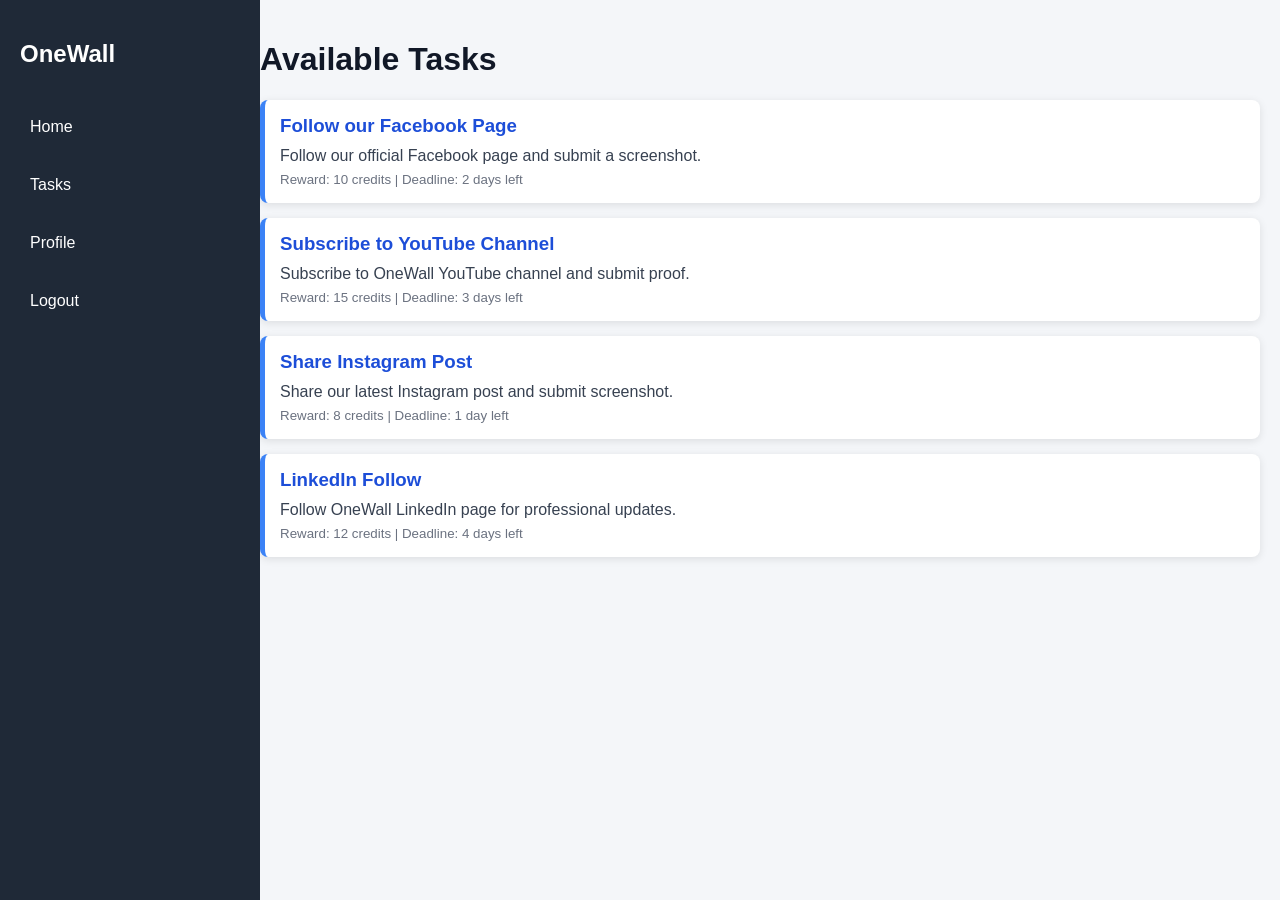
<file: index.html>
<!DOCTYPE html>
<html lang="en">
<head>
<meta charset="UTF-8">
<meta name="viewport" content="width=device-width, initial-scale=1.0">
<title>OneWall - Tasks</title>
<style>
body{
  margin:0;
  font-family:Arial, Helvetica, sans-serif;
  background:#f4f6f9;
  display:flex;
}

/* Sidebar */
.sidebar{
  width:220px;
  height:100vh;
  background:#1f2937;
  color:white;
  position:fixed;
  padding:20px;
  display:flex;
  flex-direction:column;
}

.sidebar h2{
  margin-bottom:30px;
}

.sidebar a{
  display:block;
  color:white;
  text-decoration:none;
  margin:10px 0;
  padding:10px;
  border-radius:6px;
  transition: 0.3s;
}

.sidebar a:hover{
  background:#3b82f6;
}

/* Main content */
.main{
  margin-left:240px;
  padding:20px;
  flex:1;
}

h1{
  color:#111827;
}

.task-feed{
  display:flex;
  flex-direction:column;
  gap:15px;
  margin-top:20px;
}

.task-card{
  background:white;
  border-left:5px solid #3b82f6;
  padding:15px;
  border-radius:8px;
  box-shadow: 0 2px 8px rgba(0,0,0,0.1);
  transition: transform 0.3s, box-shadow 0.3s;
}

.task-card:hover{
  transform: translateY(-3px);
  box-shadow:0 5px 15px rgba(0,0,0,0.2);
}

.task-card h3{
  margin:0 0 10px 0;
  color:#1d4ed8;
}

.task-card p{
  margin:5px 0;
  color:#374151;
}

.task-card small{
  color:#6b7280;
}
</style>
</head>
<body>

<div class="sidebar">
  <h2>OneWall</h2>
  <a href="index.html">Home</a>
  <a href="tasks.html">Tasks</a>
  <a href="profile.html">Profile</a>
  <a href="logout.html">Logout</a>
</div>

<div class="main">
  <h1>Available Tasks</h1>
  <div class="task-feed" id="taskFeed">
    <!-- Tasks will be dynamically inserted here -->
  </div>
</div>

<script>
  // ===== Simulated real-time admin task feed =====
  // Replace this array with backend API fetch in real deployment
  const tasks = [
    {
      title: "Follow our Facebook Page",
      description: "Follow our official Facebook page and submit a screenshot.",
      reward: "10 credits",
      deadline: "2 days left"
    },
    {
      title: "Subscribe to YouTube Channel",
      description: "Subscribe to OneWall YouTube channel and submit proof.",
      reward: "15 credits",
      deadline: "3 days left"
    },
    {
      title: "Share Instagram Post",
      description: "Share our latest Instagram post and submit screenshot.",
      reward: "8 credits",
      deadline: "1 day left"
    },
    {
      title: "LinkedIn Follow",
      description: "Follow OneWall LinkedIn page for professional updates.",
      reward: "12 credits",
      deadline: "4 days left"
    }
  ];

  const taskFeed = document.getElementById('taskFeed');

  function displayTasks(){
    taskFeed.innerHTML = ""; // clear first
    tasks.forEach(task => {
      const div = document.createElement('div');
      div.className = 'task-card';
      div.innerHTML = `
        <h3>${task.title}</h3>
        <p>${task.description}</p>
        <small>Reward: ${task.reward} | Deadline: ${task.deadline}</small>
      `;
      taskFeed.appendChild(div);
    });
  }

  displayTasks();

  // ===== Optional: simulate admin posting new tasks every 10 sec =====
  setInterval(() => {
    const newTask = {
      title: "New Task #" + Math.floor(Math.random()*100),
      description: "Complete this new task and submit proof.",
      reward: (5 + Math.floor(Math.random()*15)) + " credits",
      deadline: (1 + Math.floor(Math.random()*5)) + " days left"
    };
    tasks.unshift(newTask); // add to top
    displayTasks();
  }, 10000);
</script>

</body>
</html>
</file>
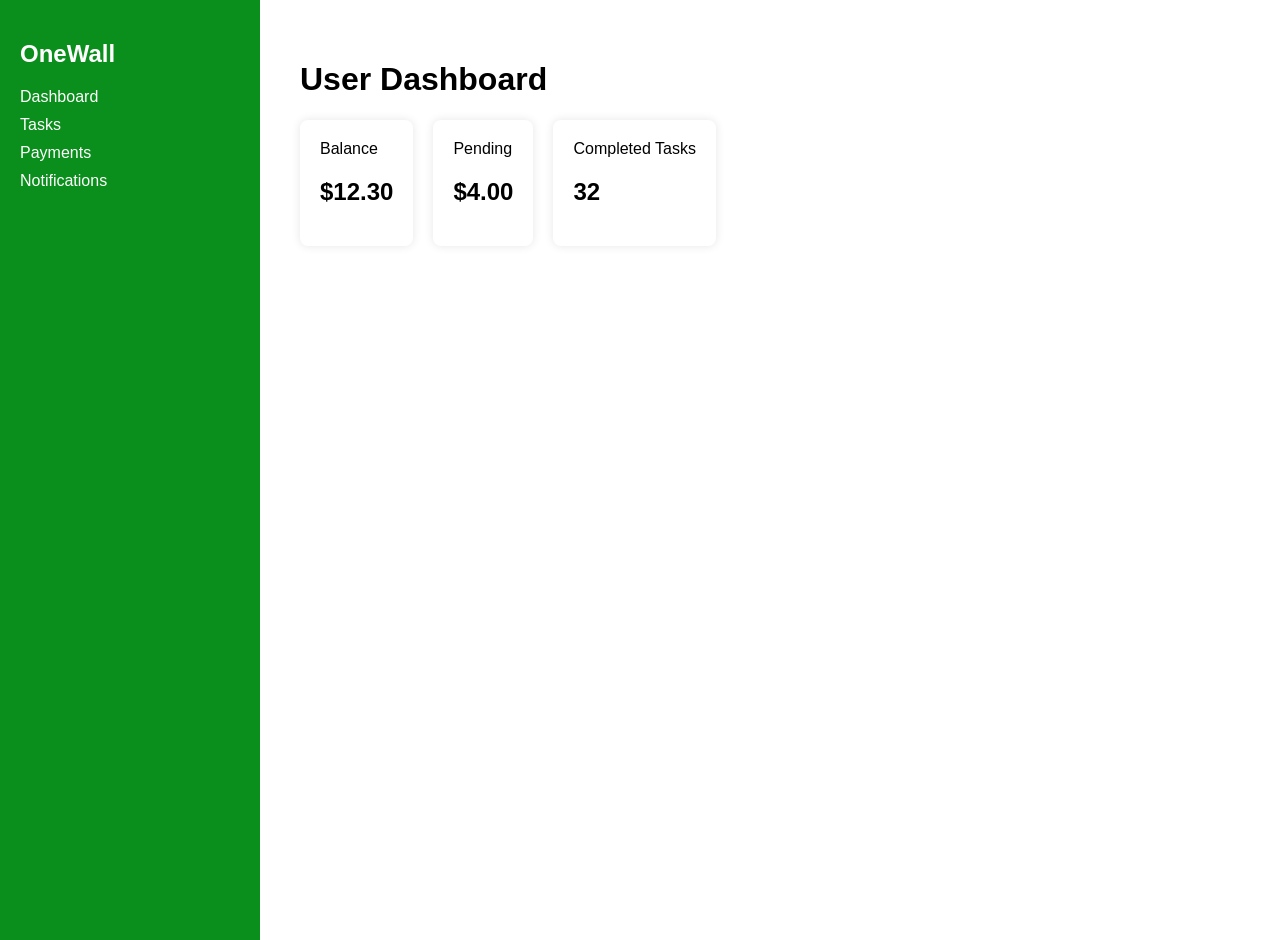
<file: dashboard.html>
<!DOCTYPE html>
<html>
<head>

<title>User Dashboard</title>

<link rel="stylesheet" href="css/dashboard.css">

</head>

<body>

<div class="sidebar">

<h2>OneWall</h2>

<a href="dashboard.html">Dashboard</a>
<a href="tasks.html">Tasks</a>
<a href="#">Payments</a>
<a href="#">Notifications</a>

</div>

<div class="content">

<h1>User Dashboard</h1>

<div class="cards">

<div class="card">
Balance
<h2>$12.30</h2>
</div>

<div class="card">
Pending
<h2>$4.00</h2>
</div>

<div class="card">
Completed Tasks
<h2>32</h2>
</div>

</div>

</div>

<script src="js/app.js"></script>

</body>
</html>
</file>
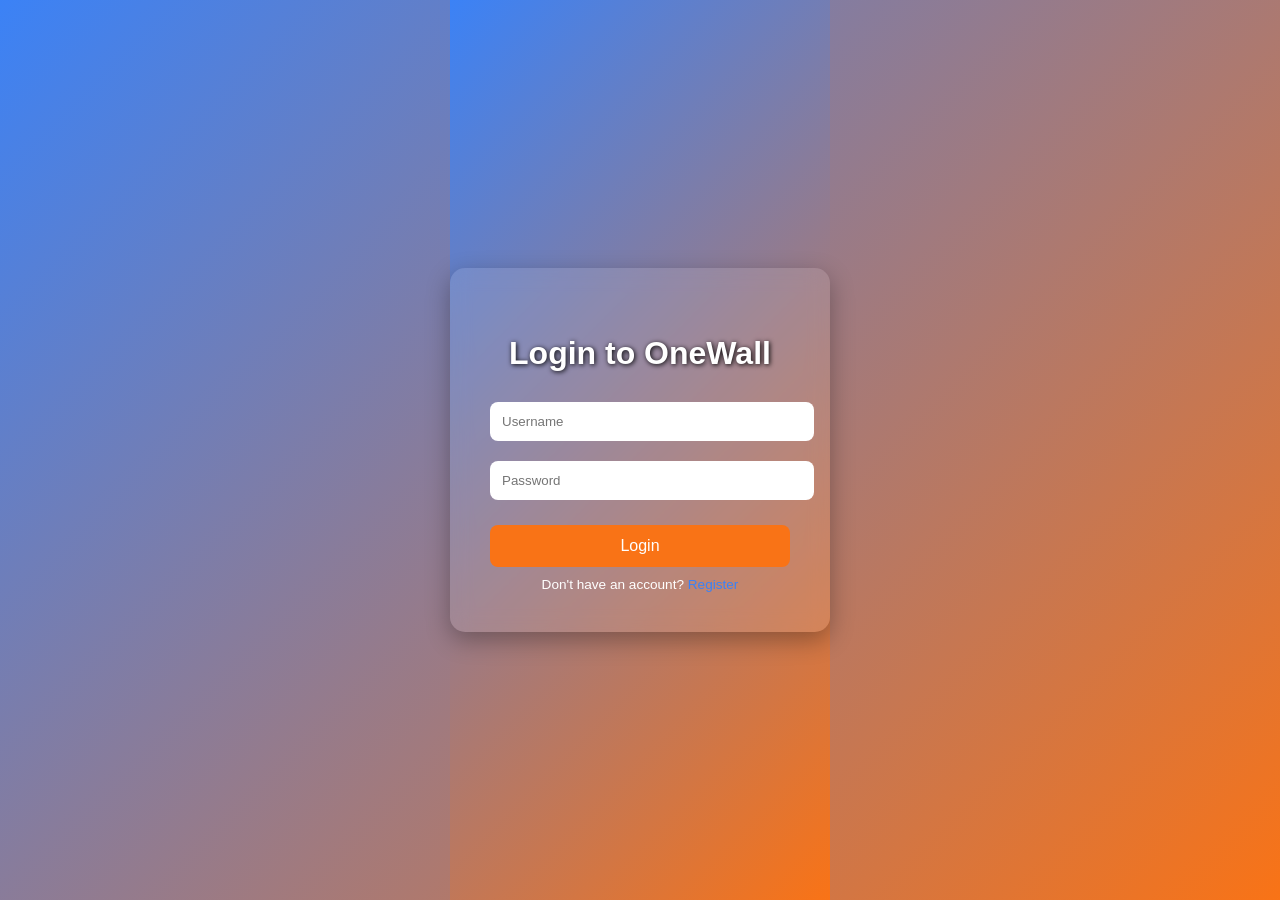
<file: login.html>
<!DOCTYPE html>
<html lang="en">
<head>
<meta charset="UTF-8">
<meta name="viewport" content="width=device-width, initial-scale=1.0">
<title>OneWall - Login</title>
<style>
  body, html {
    margin:0;
    padding:0;
    font-family: Arial, sans-serif;
    height:100%;
    display:flex;
    justify-content:center;
    align-items:center;
    background: linear-gradient(135deg,#3b82f6,#f97316);
  }

  .login-container {
    background: rgba(255,255,255,0.1);
    backdrop-filter: blur(10px);
    padding:40px;
    border-radius:15px;
    box-shadow:0 8px 25px rgba(0,0,0,0.3);
    width:300px;
    text-align:center;
    color:#fff;
  }

  .login-container h2 {
    margin-bottom:20px;
    font-size:2em;
    text-shadow: 1px 1px 5px #000;
  }

  .login-container input {
    width:100%;
    padding:12px;
    margin:10px 0;
    border:none;
    border-radius:8px;
    outline:none;
  }

  .login-container button {
    width:100%;
    padding:12px;
    margin-top:15px;
    border:none;
    border-radius:8px;
    background:#f97316;
    color:#fff;
    font-size:1em;
    cursor:pointer;
    transition: transform 0.3s, box-shadow 0.3s;
  }

  .login-container button:hover {
    transform: scale(1.05);
    box-shadow: 0 0 15px #fff;
  }

  .login-container small {
    display:block;
    margin-top:10px;
    font-size:0.85em;
  }

  a { color:#3b82f6; text-decoration:none; }
  a:hover { text-decoration:underline; }
</style>
</head>
<body>

<div class="login-container">
  <h2>Login to OneWall</h2>
  <form id="loginForm">
    <input type="text" id="username" placeholder="Username" required>
    <input type="password" id="password" placeholder="Password" required>
    <button type="submit">Login</button>
    <small>Don't have an account? <a href="register.html">Register</a></small>
  </form>
</div>

<script>
  const form = document.getElementById('loginForm');

  form.addEventListener('submit', function(e){
    e.preventDefault(); // prevent default form submission

    const username = document.getElementById('username').value.trim();
    const password = document.getElementById('password').value.trim();

    // Simple validation
    if(username === "" || password === ""){
      alert("Please enter both username and password.");
      return;
    }

    // Simulated login: replace with real backend check
    if(username === "user" && password === "1234"){
      alert("Login successful! Redirecting to tasks...");
      window.location.href = "tasks.html";
    } else {
      alert("Invalid username or password.");
    }
  });
</script>

</body>
</html>
</file>
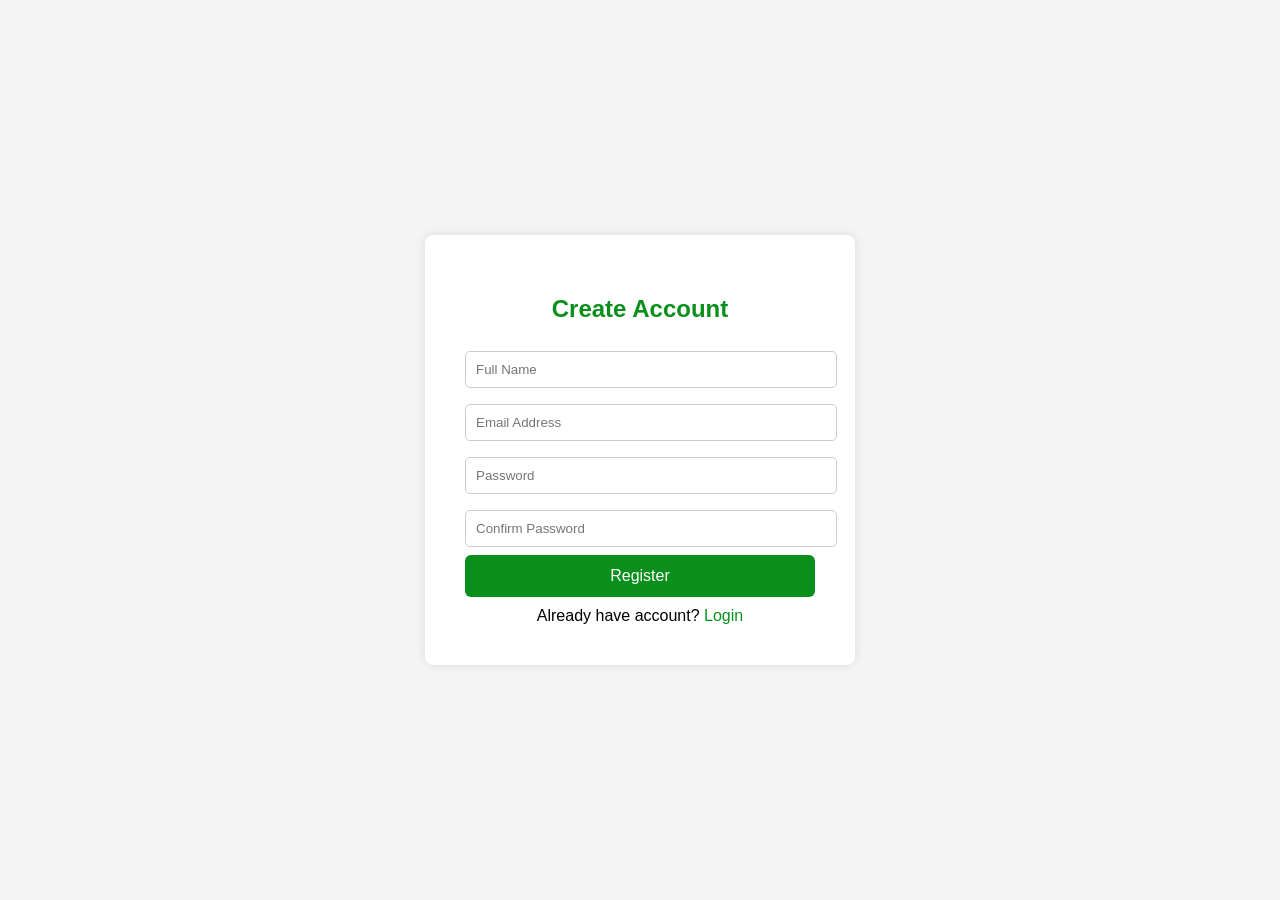
<file: register.html>
<!DOCTYPE html>
<html lang="en">
<head>
<meta charset="UTF-8">
<meta name="viewport" content="width=device-width, initial-scale=1.0">
<title>Register - OneWall</title>

<style>

body{
font-family:Arial, sans-serif;
background:#f4f4f4;
display:flex;
justify-content:center;
align-items:center;
height:100vh;
margin:0;
}

.container{
background:white;
padding:40px;
width:350px;
border-radius:8px;
box-shadow:0 0 10px rgba(0,0,0,0.1);
}

h2{
text-align:center;
color:#0a8f1c;
}

input{
width:100%;
padding:10px;
margin:8px 0;
border:1px solid #ccc;
border-radius:5px;
}

button{
width:100%;
padding:12px;
background:#0a8f1c;
color:white;
border:none;
border-radius:6px;
font-size:16px;
cursor:pointer;
}

button:hover{
background:#087417;
}

.login-link{
text-align:center;
margin-top:10px;
}

.login-link a{
color:#0a8f1c;
text-decoration:none;
}

.error{
color:red;
font-size:14px;
}

</style>

</head>

<body>

<div class="container">

<h2>Create Account</h2>

<form id="registerForm">

<input type="text" id="name" placeholder="Full Name" required>

<input type="email" id="email" placeholder="Email Address" required>

<input type="password" id="password" placeholder="Password" required>

<input type="password" id="confirmPassword" placeholder="Confirm Password" required>

<div class="error" id="errorMsg"></div>

<button type="submit">Register</button>

</form>

<div class="login-link">
Already have account? <a href="login.html">Login</a>
</div>

</div>

<script>

document.getElementById("registerForm").addEventListener("submit", function(e){

e.preventDefault();

let name=document.getElementById("name").value;
let email=document.getElementById("email").value;
let password=document.getElementById("password").value;
let confirm=document.getElementById("confirmPassword").value;

let error=document.getElementById("errorMsg");

if(password!==confirm){
error.textContent="Passwords do not match";
return;
}

let users=JSON.parse(localStorage.getItem("users")) || [];

let userExists=users.find(user=>user.email===email);

if(userExists){
error.textContent="Email already registered";
return;
}

let newUser={
name:name,
email:email,
password:password,
balance:0
};

users.push(newUser);

localStorage.setItem("users",JSON.stringify(users));

alert("Registration successful!");

window.location="login.html";

});

</script>

</body>
</html>
</file>
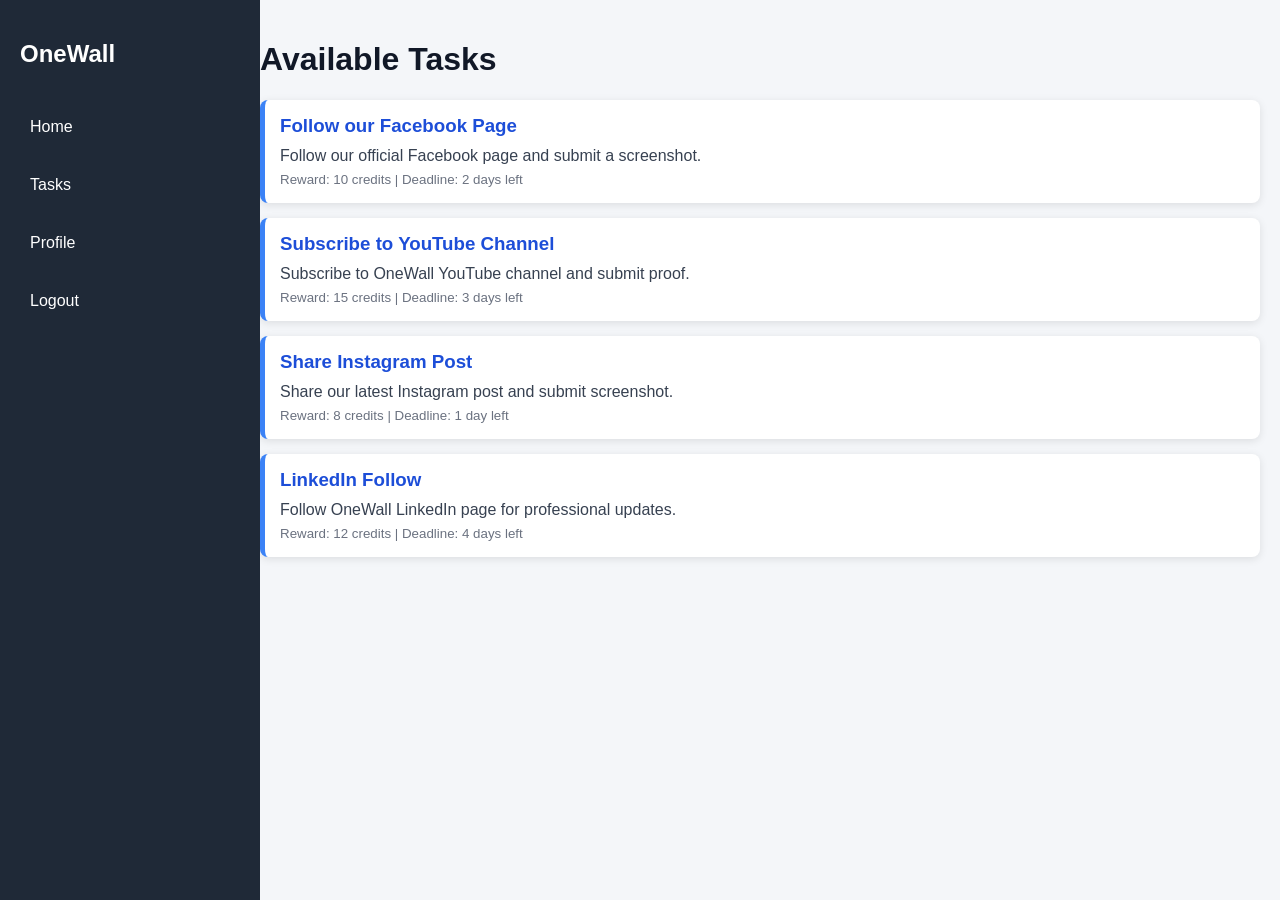
<file: admin/admin.html>
<!DOCTYPE html>
<html>
<head>

<title>Admin Panel</title>

<link rel="stylesheet" href="../css/dashboard.css">

</head>

<body>

<script>

const pin = prompt("Enter Admin PIN");

if(pin !== "1990"){
alert("Access denied");
window.location="../index.html";
}

</script>

<div class="content">

<h1>Admin Dashboard</h1>

<a href="post-task.html">Post New Task</a>

<h3>System Stats</h3>

<ul>

<li>Total Users: 120</li>
<li>Active Tasks: 8</li>
<li>Payments Sent: $320</li>

</ul>

</div>

<script src="../js/admin.js"></script>

</body>
</html>
</file>
<file: css/dashboard.css>
body{
margin:0;
display:flex;
font-family:Arial;
}

.sidebar{
width:220px;
background:#0a8f1c;
color:white;
height:100vh;
padding:20px;
}

.sidebar a{
display:block;
color:white;
margin:10px 0;
text-decoration:none;
}

.content{
flex:1;
padding:40px;
}

.cards{
display:flex;
gap:20px;
}

.card{
background:white;
padding:20px;
border-radius:8px;
box-shadow:0 0 10px rgba(0,0,0,0.1);
}
</file>
